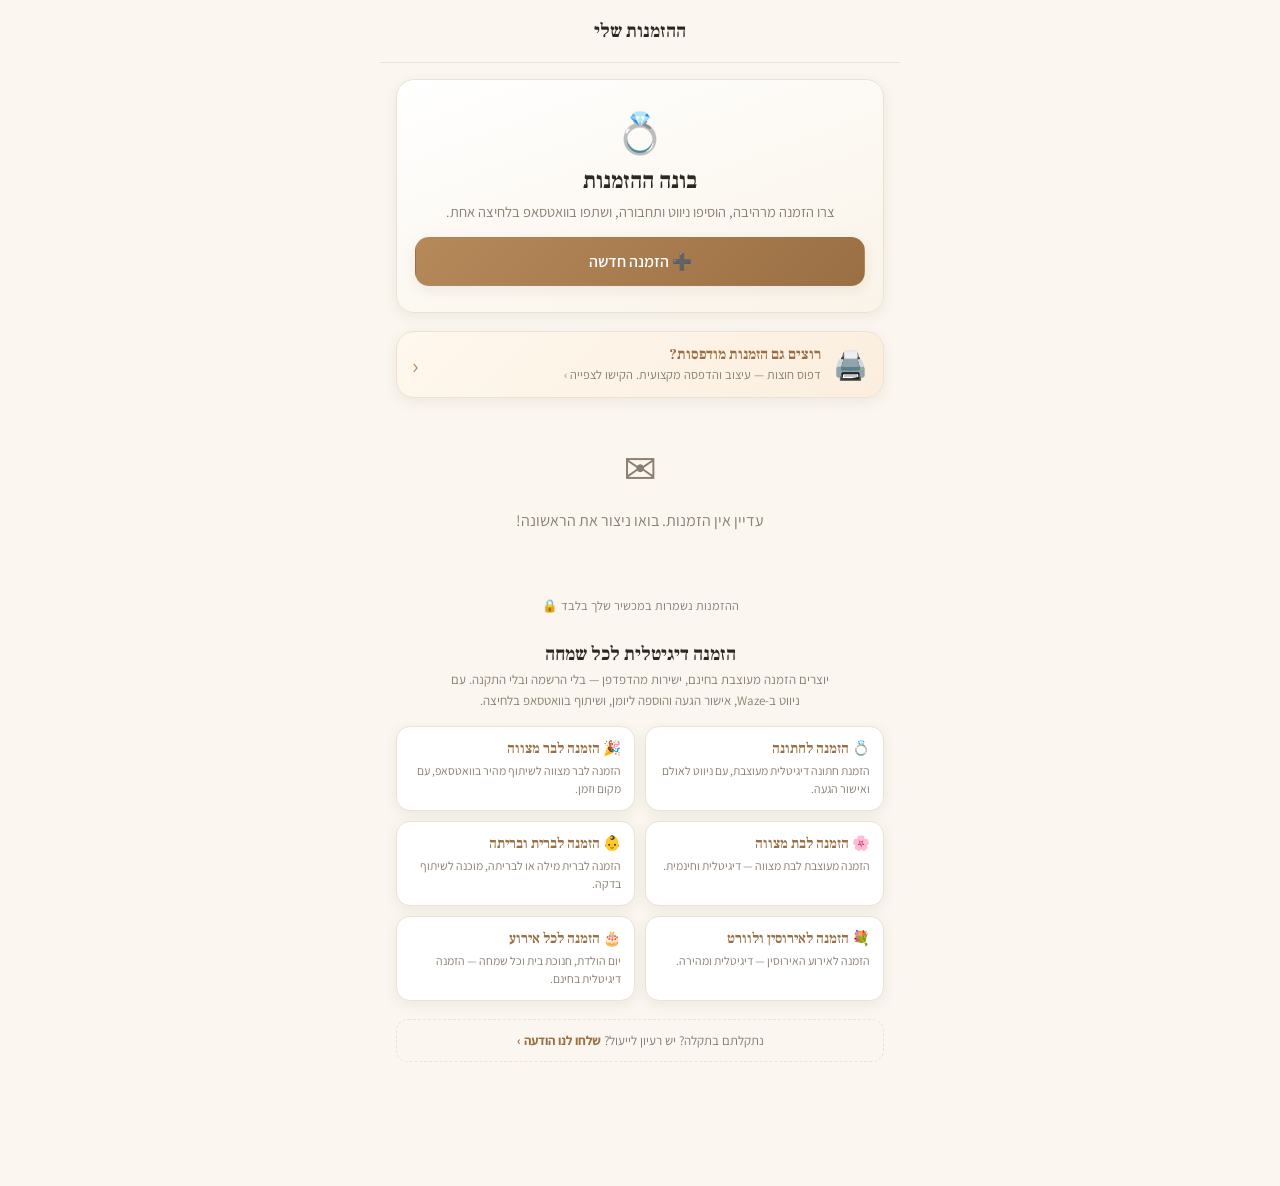
<file: index.html>
<!doctype html>
<html lang="he" dir="rtl">
  <head>
    <meta charset="UTF-8" />
    <link rel="icon" type="image/svg+xml" href="./icon.svg" />
    <link rel="apple-touch-icon" href="./icon.svg" />
    <meta name="viewport" content="width=device-width, initial-scale=1.0, viewport-fit=cover" />
    <meta name="theme-color" content="#b6895b" />
    <!-- ===== SEO ===== -->
    <title>בונה הזמנות דיגיטליות לחתונה, בר/בת מצווה וברית — חינם ובוואטסאפ</title>
    <meta name="description" content="בונה הזמנות חינמי ופשוט: יצירת הזמנה דיגיטלית מעוצבת לחתונה, בר ובת מצווה, ברית, בריתה ואירוסין. הוספת ניווט ב-Waze, אישור הגעה ושמירה ליומן, ושיתוף בוואטסאפ בלחיצה — ישירות מהדפדפן, בלי התקנה." />
    <meta name="keywords" content="בניית הזמנות, בונה הזמנות, הזמנות לחתונה, הזמנה דיגיטלית, הזמנות לאירועים, הזמנה לבר מצווה, הזמנה לברית, הזמנה בוואטסאפ, הזמנות אונליין, יצירת הזמנה" />
    <meta name="robots" content="index, follow" />
    <link rel="canonical" href="https://hazmana.beitar24.co.il/" />

    <!-- Open Graph -->
    <meta property="og:type" content="website" />
    <meta property="og:site_name" content="בונה הזמנות לאירועים" />
    <meta property="og:title" content="בונה הזמנות לאירועים — יצירת הזמנה ושיתוף בוואטסאפ, חינם" />
    <meta property="og:description" content="יצירת הזמנה דיגיטלית מעוצבת לחתונה, בר מצווה, ברית ובריתה — עם ניווט, אישור הגעה ושיתוף בוואטסאפ. בלי התקנה, ישירות מהדפדפן." />
    <meta property="og:url" content="https://hazmana.beitar24.co.il/" />
    <meta property="og:locale" content="he_IL" />
    <meta property="og:image" content="https://hazmana.beitar24.co.il/icon.svg" />

    <!-- Twitter -->
    <meta name="twitter:card" content="summary" />
    <meta name="twitter:title" content="בונה הזמנות לאירועים — חינם, ישירות מהדפדפן" />
    <meta name="twitter:description" content="יצירת הזמנה דיגיטלית מעוצבת לחתונה ולאירועים ושיתוף בוואטסאפ בלחיצה." />

    <!-- Structured data -->
    <script type="application/ld+json">
      {
        "@context": "https://schema.org",
        "@type": "WebApplication",
        "name": "בונה הזמנות לאירועים",
        "url": "https://hazmana.beitar24.co.il/",
        "description": "בונה הזמנות חינמי ליצירת הזמנות דיגיטליות מעוצבות לחתונה, בר מצווה, ברית ובריתה, ושיתוף בוואטסאפ.",
        "applicationCategory": "LifestyleApplication",
        "operatingSystem": "Web",
        "inLanguage": "he",
        "offers": { "@type": "Offer", "price": "0", "priceCurrency": "ILS" }
      }
    </script>
    <script type="application/ld+json">
      {
        "@context": "https://schema.org",
        "@type": "FAQPage",
        "mainEntity": [
          { "@type": "Question", "name": "האם בונה ההזמנות בחינם?", "acceptedAnswer": { "@type": "Answer", "text": "כן, יצירת הזמנה דיגיטלית ושיתופה בוואטסאפ חינם לחלוטין, בלי הרשמה ובלי תשלום." } },
          { "@type": "Question", "name": "לאילו אירועים אפשר ליצור הזמנה?", "acceptedAnswer": { "@type": "Answer", "text": "חתונה, בר מצווה, בת מצווה, ברית, בריתה, אירוסין, יום הולדת ואירועים נוספים." } },
          { "@type": "Question", "name": "צריך להתקין אפליקציה?", "acceptedAnswer": { "@type": "Answer", "text": "לא, הכול עובד ישירות מהדפדפן בטלפון או במחשב, בלי שום התקנה." } },
          { "@type": "Question", "name": "איך משתפים את ההזמנה?", "acceptedAnswer": { "@type": "Answer", "text": "בלחיצה אחת ההזמנה נשלחת בוואטסאפ עם תמונה, ניווט ב-Waze, אישור הגעה והוספה ליומן." } }
        ]
      }
    </script>

    <link rel="preconnect" href="https://fonts.googleapis.com" />
    <link rel="preconnect" href="https://fonts.gstatic.com" crossorigin />
    <link
      href="https://fonts.googleapis.com/css2?family=Assistant:wght@300;400;500;600;700;800&family=Frank+Ruhl+Libre:wght@400;500;700;900&family=Dancing+Script:wght@500;700&display=swap"
      rel="stylesheet"
    />
    <script type="module" crossorigin src="./assets/index-DoFYSEpF.js"></script>
    <link rel="stylesheet" crossorigin href="./assets/index-BclwLsJE.css">
  <link rel="manifest" href="./manifest.webmanifest"><script id="vite-plugin-pwa:register-sw" src="./registerSW.js"></script></head>
  <body>
    <div id="root">
      <main style="max-width:620px;margin:0 auto;padding:42px 22px;font-family:'Assistant',system-ui,Arial,sans-serif;color:#2c2722;text-align:center">
        <h1 style="font-family:'Frank Ruhl Libre',Georgia,serif;font-size:26px">בונה הזמנות לאירועים — חינם</h1>
        <p style="color:#8a7f72;line-height:1.7">יצירת הזמנה דיגיטלית מעוצבת לחתונה, בר מצווה, בת מצווה, ברית ובריתה — עם ניווט ב-Waze, אישור הגעה ושמירה ליומן, ושיתוף בוואטסאפ בלחיצה אחת. חינם, ישירות מהדפדפן, בלי הרשמה ובלי התקנה.</p>
        <ul style="color:#8a7f72;line-height:1.8;text-align:right;max-width:420px;margin:14px auto;list-style:none;padding:0">
          <li>✓ הזמנה לחתונה — דיגיטלית ומעוצבת, עם ניווט ואישור הגעה</li>
          <li>✓ הזמנה לבר מצווה ולבת מצווה</li>
          <li>✓ הזמנה לברית ולבריתה</li>
          <li>✓ הזמנה לאירוסין, ליום הולדת ולכל שמחה</li>
          <li>✓ ניווט ב-Waze, תחבורה ציבורית, אישור הגעה והוספה ליומן</li>
        </ul>
        <h2 style="font-family:'Frank Ruhl Libre',Georgia,serif;font-size:18px;margin-top:24px">שאלות נפוצות</h2>
        <p style="color:#8a7f72;line-height:1.7"><b>האם זה בחינם?</b> כן, יצירה ושיתוף ההזמנה בוואטסאפ חינם לחלוטין. <b>צריך להתקין?</b> לא — הכול מהדפדפן. <b>אילו אירועים?</b> חתונה, בר/בת מצווה, ברית, בריתה ועוד.</p>
        <p style="color:#b6895b;margin-top:18px">טוען…</p>
      </main>
    </div>
  </body>
</html>
</file>
<file: assets/index-BclwLsJE.css>
*{box-sizing:border-box}html,body,#root{height:100%}body{margin:0;font-family:Assistant,system-ui,-apple-system,Segoe UI,Arial,sans-serif;color:var(--ink);background:var(--cream);-webkit-font-smoothing:antialiased;text-rendering:optimizeLegibility}:root{--cream: #fbf7f0;--ink: #2c2722;--muted: #8a7f72;--line: #ece2d3;--gold: #b6895b;--gold-dark: #9a6f43;--card: #ffffff;--green: #25d366;--radius: 18px;--shadow: 0 10px 30px rgba(60, 45, 25, .1);--shadow-sm: 0 4px 14px rgba(60, 45, 25, .08)}h1,h2,h3,h4{font-family:Frank Ruhl Libre,Georgia,serif;font-weight:700;margin:0}a{color:inherit}button{font-family:inherit;cursor:pointer}input,select,textarea{font-family:inherit}.app{max-width:520px;margin:0 auto;min-height:100%;background:var(--cream);display:flex;flex-direction:column;position:relative}.appbar{position:sticky;top:0;z-index:20;display:flex;align-items:center;gap:8px;padding:12px 14px;background:#fbf7f0eb;-webkit-backdrop-filter:blur(8px);backdrop-filter:blur(8px);border-bottom:1px solid var(--line)}.appbar-title{font-size:19px;flex:1;text-align:center}.appbar-right{min-width:38px;display:flex;justify-content:flex-end}.icon-btn{width:38px;height:38px;border-radius:12px;border:1px solid var(--line);background:var(--card);font-size:18px;display:grid;place-items:center;color:var(--ink)}.icon-btn-placeholder{width:38px;height:38px}.container{padding:16px 16px 120px;flex:1}.print-cta{display:flex;align-items:center;gap:12px;width:100%;margin:14px 0;padding:13px 15px;border-radius:var(--radius);background:linear-gradient(135deg,#fff8ee,#fbeede);border:1px solid var(--line);text-decoration:none;color:var(--ink);box-shadow:var(--shadow-sm);transition:transform .15s ease;font-family:inherit;font-size:inherit;text-align:right;cursor:pointer}.print-cta:active{transform:scale(.99)}.print-cta-ico{font-size:28px;flex:0 0 auto}.print-cta-body{display:flex;flex-direction:column;gap:2px;flex:1 1 auto}.print-cta-body strong{font-size:15px;color:var(--gold-dark);font-family:Frank Ruhl Libre,Georgia,serif}.print-cta-body small{font-size:12.5px;color:var(--muted);line-height:1.45}.print-cta-arrow{font-size:24px;color:var(--gold);flex:0 0 auto}.feedback-link{display:block;width:100%;margin:18px 0 4px;padding:12px;background:none;border:1px dashed var(--line);border-radius:12px;color:var(--muted);font-family:inherit;font-size:13px;cursor:pointer;text-align:center}.feedback-link b{color:var(--gold-dark)}.seo-section{margin-top:28px}.seo-section h2{font-family:Frank Ruhl Libre,Georgia,serif;font-size:19px;color:var(--ink);text-align:center;margin:0 0 4px}.seo-intro{font-size:13px;color:var(--muted);text-align:center;line-height:1.6;margin:0 auto 14px;max-width:400px}.seo-events{display:grid;grid-template-columns:1fr 1fr;gap:10px}.seo-event{background:var(--card);border:1px solid var(--line);border-radius:14px;padding:12px 13px;box-shadow:var(--shadow-sm)}.seo-event h3{font-family:Frank Ruhl Libre,Georgia,serif;font-size:14.5px;color:var(--gold-dark);margin:0 0 4px}.seo-event p{font-size:12px;color:var(--muted);line-height:1.5;margin:0}.btn{display:inline-flex;align-items:center;justify-content:center;gap:8px;border:1px solid transparent;border-radius:14px;padding:13px 18px;font-size:16px;font-weight:600;background:var(--card);color:var(--ink);transition:transform .06s ease,box-shadow .2s,background .2s}.btn:active{transform:scale(.98)}.btn-primary{background:linear-gradient(135deg,var(--gold),var(--gold-dark));color:#fff;box-shadow:var(--shadow-sm)}.btn-outline{background:var(--card);border-color:var(--line);color:var(--ink)}.btn-ghost{background:transparent}.btn-green{background:var(--green);color:#fff}.btn-block{width:100%}.btn-row{display:flex;gap:10px;flex-wrap:wrap}.btn-row>.btn{flex:1;min-width:130px}.btn-sm{padding:8px 12px;font-size:14px;border-radius:11px}.field{display:block;margin-bottom:14px}.field-label{display:block;font-size:14px;font-weight:600;color:var(--ink);margin-bottom:6px}.field-hint{display:block;font-size:12.5px;color:var(--muted);margin-top:5px}input[type=text],input[type=tel],input[type=url],input[type=date],input[type=time],input[type=number],select,textarea{width:100%;border:1px solid var(--line);background:#fff;border-radius:12px;padding:12px 13px;font-size:16px;color:var(--ink);outline:none;transition:border-color .15s,box-shadow .15s}input:focus,select:focus,textarea:focus{border-color:var(--gold);box-shadow:0 0 0 3px #b6895b26}textarea{resize:vertical;min-height:78px;line-height:1.5}.grid-2{display:grid;grid-template-columns:1fr 1fr;gap:12px}.ac{position:relative}.ac-loading{position:absolute;inset-inline-end:12px;top:13px;font-size:12px;color:var(--muted);pointer-events:none}.ac-list{list-style:none;margin:4px 0 0;padding:6px;position:absolute;z-index:30;inset-inline-start:0;inset-inline-end:0;background:#fff;border:1px solid var(--line);border-radius:12px;box-shadow:var(--shadow);max-height:280px;overflow:auto}.ac-list li{display:flex;gap:8px;align-items:center;padding:10px;border-radius:9px;cursor:pointer;font-size:14px}.ac-list li:active,.ac-list li:hover{background:#faf3e8}.ac-pin{flex:0 0 auto}.ac-text{flex:1}.segmented{display:flex;gap:8px}.segmented button{flex:1;padding:11px;border-radius:12px;border:1.5px solid var(--line);background:#fff;font-weight:600;font-size:14px;color:var(--ink)}.segmented button.active{border-color:var(--gold);background:#fffaf2;color:var(--gold-dark)}.attach-row{display:flex;align-items:center;gap:10px;background:#f7f1e8;border-radius:12px;padding:10px 12px;font-size:14px;margin-bottom:10px}.attach-row .name{flex:1;overflow:hidden;text-overflow:ellipsis;white-space:nowrap}.section{background:var(--card);border:1px solid var(--line);border-radius:var(--radius);padding:16px;margin-bottom:14px;box-shadow:var(--shadow-sm)}.section-title{font-size:17px;margin-bottom:12px;display:flex;align-items:center;gap:8px}.section-sub{font-size:13px;color:var(--muted);margin:-6px 0 12px}.switch{width:100%;display:flex;align-items:center;justify-content:space-between;gap:10px;background:#fff;border:1px solid var(--line);border-radius:14px;padding:11px 14px;margin-bottom:9px;color:var(--ink);font-size:15px;font-weight:600;transition:border-color .15s,background .15s}.switch.on{border-color:var(--gold);background:#fffaf2}.switch-label{display:flex;align-items:center;gap:10px}.switch-icon{font-size:18px}.switch-track{position:relative;width:46px;height:26px;flex:0 0 auto;background:#ddd2c2;border-radius:999px;transition:background .2s}.switch.on .switch-track{background:var(--gold)}.switch-thumb{position:absolute;top:3px;inset-inline-start:3px;width:20px;height:20px;border-radius:50%;background:#fff;box-shadow:0 1px 3px #00000040;transition:inset-inline-start .2s ease}.switch.on .switch-thumb{inset-inline-start:calc(100% - 23px)}.image-drop{border:1.5px dashed var(--line);border-radius:14px;padding:18px;text-align:center;color:var(--muted);background:#fffdfa;display:block}.image-drop input{display:none}.image-preview{width:100%;border-radius:12px;display:block;margin-bottom:10px;max-height:260px;object-fit:cover}.theme-picker{display:flex;gap:12px;flex-wrap:wrap}.swatch{width:54px;height:54px;border-radius:14px;border:3px solid transparent;display:grid;place-items:center;color:#fff;font-size:11px;position:relative}.swatch.active{border-color:var(--ink);box-shadow:var(--shadow-sm)}.swatch span{position:absolute;bottom:-19px;color:var(--muted);font-size:11px;white-space:nowrap}.hero-card{text-align:center;padding:26px 18px;background:linear-gradient(160deg,#fff,#faf3e8);border:1px solid var(--line);border-radius:var(--radius);box-shadow:var(--shadow-sm);margin-bottom:18px}.hero-card .ring{font-size:40px}.hero-card h2{font-size:23px;margin:8px 0 6px}.hero-card p{color:var(--muted);margin:0 0 16px;font-size:14.5px}.invite-card{display:flex;gap:12px;align-items:center;background:var(--card);border:1px solid var(--line);border-radius:var(--radius);padding:12px;margin-bottom:12px;box-shadow:var(--shadow-sm);text-align:start;width:100%}.invite-thumb{width:60px;height:60px;border-radius:12px;flex:0 0 auto;object-fit:cover;background:linear-gradient(135deg,var(--gold),var(--gold-dark));display:grid;place-items:center;color:#fff;font-size:24px}.invite-meta{flex:1;min-width:0}.invite-meta h3{font-size:16px;margin-bottom:3px;white-space:nowrap;overflow:hidden;text-overflow:ellipsis}.invite-meta .sub{font-size:13px;color:var(--muted);white-space:nowrap;overflow:hidden;text-overflow:ellipsis}.invite-actions{display:flex;gap:6px}.empty{text-align:center;color:var(--muted);padding:30px 10px}.footer-actions{position:sticky;bottom:0;z-index:15;display:flex;gap:10px;padding:12px 16px;background:linear-gradient(0deg,var(--cream) 70%,transparent)}.footer-actions .btn{flex:1}.inv{--accent: var(--gold);--accent-2: var(--gold-dark);--paper: #fffdf8;--paper-2: #f6ecdc;--text: #3a3128;--soft: #8c7a63;background:var(--paper);color:var(--text);min-height:100%}.theme-gold{--accent:#b6895b;--accent-2:#9a6f43;--paper:#fffdf8;--paper-2:#f6ecdc;--text:#3a3128;--soft:#8c7a63}.theme-rose{--accent:#c08497;--accent-2:#9d6175;--paper:#fff8fa;--paper-2:#f6e3ea;--text:#43303a;--soft:#9b7a86}.theme-olive{--accent:#7d8f69;--accent-2:#5e6e4c;--paper:#f9faf4;--paper-2:#e8eddc;--text:#343a2b;--soft:#79836a}.theme-midnight{--accent:#33415c;--accent-2:#1f2b40;--paper:#f7f9fc;--paper-2:#e1e7f1;--text:#26303f;--soft:#6c7892}.theme-blush{--accent:#e0a96d;--accent-2:#c08543;--paper:#fffaf4;--paper-2:#fbe9d6;--text:#4a3826;--soft:#9c8064}.inv-scroll{padding-bottom:96px}.inv-hero{position:relative;text-align:center;padding:30px 22px 26px;background:linear-gradient(160deg,var(--paper),var(--paper-2))}.inv-photo{width:100%;max-height:420px;object-fit:cover;display:block}.inv-frame{border-bottom:3px double var(--accent)}.inv-host{color:var(--soft);font-size:15px;margin-bottom:14px;line-height:1.5}.inv-event{display:inline-block;letter-spacing:3px;font-size:13px;color:var(--accent-2);text-transform:uppercase;margin-bottom:10px}.inv-names{font-family:Frank Ruhl Libre,serif;font-size:40px;line-height:1.2;color:var(--text);font-weight:700}.inv-amp{display:block;font-family:Dancing Script,cursive;color:var(--accent);font-size:34px;margin:2px 0}.inv-rule{width:64px;height:1.5px;background:var(--accent);margin:18px auto;opacity:.6}.inv-body{padding:4px 18px 0}.inv-block{text-align:center;margin:22px 0}.inv-weekday{color:var(--accent-2);font-size:14px;letter-spacing:2px;margin-bottom:6px}.inv-date-big{font-family:Frank Ruhl Libre,serif;font-size:26px;font-weight:700;color:var(--text)}.inv-date-heb{color:var(--soft);font-size:15px;margin-top:5px}.inv-times{display:flex;justify-content:center;gap:22px;margin-top:14px;flex-wrap:wrap}.inv-time{text-align:center}.inv-time .t{font-size:22px;font-weight:700;color:var(--accent-2)}.inv-time .l{font-size:12.5px;color:var(--soft)}.inv-venue{font-size:18px;font-weight:600}.inv-address{color:var(--soft);font-size:14.5px;margin-top:3px}.inv-message{text-align:center;font-family:Frank Ruhl Libre,serif;font-style:italic;color:var(--text);font-size:18px;line-height:1.7;padding:6px}.inv-sec{margin:26px 0}.inv-sec-title{text-align:center;font-size:14px;letter-spacing:2px;color:var(--accent-2);margin-bottom:14px;position:relative}.inv-sec-title:before,.inv-sec-title:after{content:"";position:absolute;top:50%;width:28px;height:1px;background:var(--accent);opacity:.5}.inv-sec-title:before{inset-inline-start:calc(50% - 70px)}.inv-sec-title:after{inset-inline-end:calc(50% - 70px)}.actions-grid{display:grid;grid-template-columns:1fr 1fr;gap:10px}.action{display:flex;flex-direction:column;align-items:center;gap:6px;background:#fff;border:1px solid var(--paper-2);border-radius:16px;padding:14px 8px;color:var(--text);font-weight:600;font-size:14px;box-shadow:var(--shadow-sm);text-decoration:none}.action .ico{font-size:24px}.action.full{grid-column:1 / -1;flex-direction:row;justify-content:center}.countdown{display:flex;justify-content:center;gap:10px}.cd-box{background:#fff;border:1px solid var(--paper-2);border-radius:14px;padding:12px 6px;min-width:64px;text-align:center;box-shadow:var(--shadow-sm)}.cd-num{font-size:26px;font-weight:800;color:var(--accent-2);font-family:Frank Ruhl Libre,serif}.cd-lbl{font-size:11.5px;color:var(--soft)}.info-card{background:#fff;border:1px solid var(--paper-2);border-radius:14px;padding:14px;box-shadow:var(--shadow-sm)}.info-line{display:flex;justify-content:space-between;align-items:center;gap:10px;padding:7px 0;border-bottom:1px dashed var(--paper-2)}.info-line:last-child{border-bottom:none}.info-line .k{color:var(--soft);font-size:14px}.info-line .v{font-weight:600;font-size:15px;word-break:break-word}.transport-lines{background:var(--paper-2);border-radius:10px;padding:10px 12px;font-size:14.5px;margin-bottom:10px}.rsvp-form{background:#fff;border:1px solid var(--paper-2);border-radius:16px;padding:14px;box-shadow:var(--shadow-sm)}.choice-row{display:flex;gap:10px;margin:10px 0}.choice{flex:1;text-align:center;padding:11px;border-radius:12px;border:1.5px solid var(--paper-2);background:#fff;font-weight:700;color:var(--text)}.choice.sel-yes{border-color:var(--green);background:#eafaf0;color:#157a3e}.choice.sel-no{border-color:#d98b8b;background:#fceeee;color:#a23b3b}.counter{display:flex;align-items:center;justify-content:center;gap:16px;margin:6px 0 12px}.counter button{width:40px;height:40px;border-radius:50%;border:1px solid var(--paper-2);background:#fff;font-size:22px;line-height:1}.counter .n{font-size:22px;font-weight:800;min-width:30px;text-align:center}.inv-foot{text-align:center;color:var(--soft);font-size:13px;padding:26px 18px 10px}.share-bar{position:sticky;bottom:0;z-index:15;display:flex;gap:10px;padding:12px 16px;background:linear-gradient(0deg,var(--paper) 75%,transparent)}.share-bar .btn{flex:1}.modal-backdrop{position:fixed;top:0;right:0;bottom:0;left:0;background:#1e160c80;z-index:60;display:flex;align-items:flex-end;justify-content:center}.modal{background:#fff;width:100%;max-width:520px;border-radius:22px 22px 0 0;padding:6px 18px 24px;box-shadow:0 -10px 40px #0003;animation:slideup .22s ease}@keyframes slideup{0%{transform:translateY(30px);opacity:.6}to{transform:translateY(0);opacity:1}}.modal-head{display:flex;align-items:center;justify-content:space-between;padding:10px 0 12px}.modal-head h3{font-size:18px}.modal-body{display:flex;flex-direction:column;gap:10px}.qr-box{display:grid;place-items:center;padding:10px}.qr-box img,.qr-box canvas{width:220px;height:220px;border-radius:12px;border:1px solid var(--line)}.link-box{display:flex;gap:8px;align-items:center;background:#f7f1e8;border-radius:12px;padding:6px 6px 6px 12px}.link-box span{flex:1;font-size:13px;color:var(--muted);overflow:hidden;text-overflow:ellipsis;white-space:nowrap;direction:ltr;text-align:left}.export-stage{position:fixed;inset-inline-start:-9999px;top:0}.share-card{width:540px;background:var(--paper);color:var(--text);padding:0;overflow:hidden}.share-card .sc-photo{width:100%;height:300px;object-fit:cover;display:block}.share-card .sc-body{padding:30px 34px 36px;text-align:center}.share-card .sc-event{letter-spacing:4px;font-size:14px;color:var(--accent-2)}.share-card .sc-names{font-family:Frank Ruhl Libre,serif;font-size:50px;font-weight:700;margin:10px 0}.share-card .sc-amp{font-family:Dancing Script,cursive;color:var(--accent);font-size:40px}.share-card .sc-rule{width:80px;height:2px;background:var(--accent);margin:18px auto}.share-card .sc-line{font-size:20px;margin:6px 0}.share-card .sc-soft{color:var(--soft);font-size:16px}.toast{position:fixed;bottom:92px;left:50%;transform:translate(-50%);background:#281e14f0;color:#fff;padding:11px 18px;border-radius:999px;font-size:14.5px;z-index:80;box-shadow:var(--shadow);animation:fade .2s ease;max-width:90%;text-align:center}@keyframes fade{0%{opacity:0;transform:translate(-50%,8px)}to{opacity:1;transform:translate(-50%)}}.muted{color:var(--muted)}.center{text-align:center}.spacer{height:8px}.note-box{background:#fff7ea;border:1px solid #f0e0c4;color:#8a6d3b;border-radius:12px;padding:10px 12px;font-size:13px}
</file>
